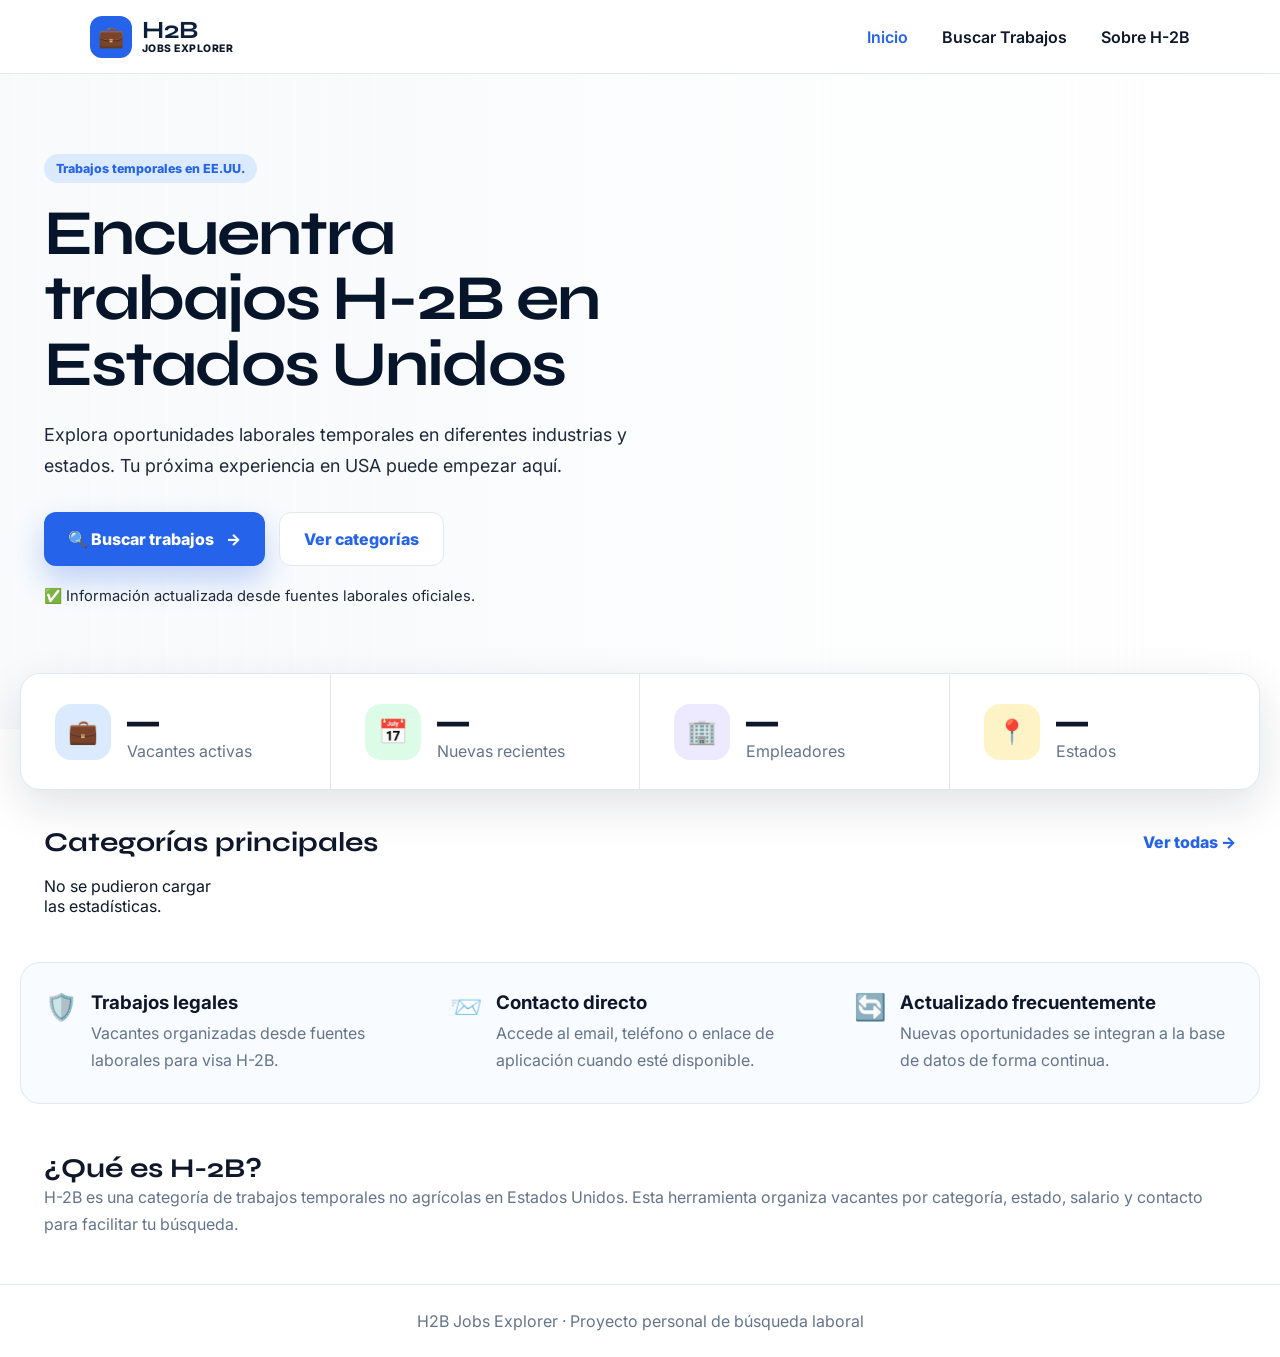
<file: index.html>
<!DOCTYPE html>
<html lang="es">
<head>
  <meta charset="UTF-8">
  <meta name="viewport" content="width=device-width, initial-scale=1.0">
  <meta name="theme-color" content="#0d1f3c">
  <title>H2B Jobs Explorer</title>
  <link rel="manifest" href="manifest.json">
  <link rel="preconnect" href="https://fonts.googleapis.com">
  <link rel="preconnect" href="https://fonts.gstatic.com" crossorigin>
  <link href="https://fonts.googleapis.com/css2?family=Inter:wght@400;500;600;700;800&family=Syne:wght@700;800&display=swap" rel="stylesheet">
  <link rel="stylesheet" href="css/home.css">
</head>
<body>

<header class="site-header">
  <a href="index.html" class="brand">
    <span class="brand-icon">💼</span>
    <span><strong>H2B</strong><small>Jobs Explorer</small></span>
  </a>
  <nav class="nav">
    <a class="active" href="index.html">Inicio</a>
    <a href="buscar.html">Buscar Trabajos</a>
    <a href="#sobre">Sobre H-2B</a>
  </nav>
</header>

<main>
  <section class="hero">
    <div class="hero-bg"></div>
    <div class="hero-content">
      <div class="hero-copy">
        <span class="eyebrow">Trabajos temporales en EE.UU.</span>
        <h1>Encuentra trabajos H-2B en Estados Unidos</h1>
        <p>Explora oportunidades laborales temporales en diferentes industrias y estados. Tu próxima experiencia en USA puede empezar aquí.</p>
        <div class="hero-actions">
          <a class="btn-primary" href="buscar.html">🔍 Buscar trabajos <span>→</span></a>
          <a class="btn-secondary" href="#categorias">Ver categorías</a>
        </div>
        <p class="trust-line">✅ Información actualizada desde fuentes laborales oficiales.</p>
      </div>
    </div>
  </section>

  <section class="stats-card">
    <div class="stat"><span class="stat-icon blue">💼</span><div><strong id="statActivas">—</strong><span>Vacantes activas</span></div></div>
    <div class="stat"><span class="stat-icon green">📅</span><div><strong id="statRecientes">—</strong><span>Nuevas recientes</span></div></div>
    <div class="stat"><span class="stat-icon purple">🏢</span><div><strong id="statEmpresas">—</strong><span>Empleadores</span></div></div>
    <div class="stat"><span class="stat-icon amber">📍</span><div><strong id="statEstados">—</strong><span>Estados</span></div></div>
  </section>

  <section class="section" id="categorias">
    <div class="section-head"><h2>Categorías principales</h2><a href="buscar.html">Ver todas →</a></div>
    <div class="category-grid" id="categoryGrid">
      <div class="skeleton"></div><div class="skeleton"></div><div class="skeleton"></div>
      <div class="skeleton"></div><div class="skeleton"></div><div class="skeleton"></div>
    </div>
  </section>

  <section class="benefits">
    <div class="benefit"><span>🛡️</span><div><h3>Trabajos legales</h3><p>Vacantes organizadas desde fuentes laborales para visa H-2B.</p></div></div>
    <div class="benefit"><span>📨</span><div><h3>Contacto directo</h3><p>Accede al email, teléfono o enlace de aplicación cuando esté disponible.</p></div></div>
    <div class="benefit"><span>🔄</span><div><h3>Actualizado frecuentemente</h3><p>Nuevas oportunidades se integran a la base de datos de forma continua.</p></div></div>
  </section>

  <section class="section info" id="sobre">
    <h2>¿Qué es H-2B?</h2>
    <p>H-2B es una categoría de trabajos temporales no agrícolas en Estados Unidos. Esta herramienta organiza vacantes por categoría, estado, salario y contacto para facilitar tu búsqueda.</p>
  </section>
</main>

<footer><p>H2B Jobs Explorer · Proyecto personal de búsqueda laboral</p></footer>

<script src="js/data.js"></script>
<script src="js/home.js"></script>
</body>
</html>
</file>
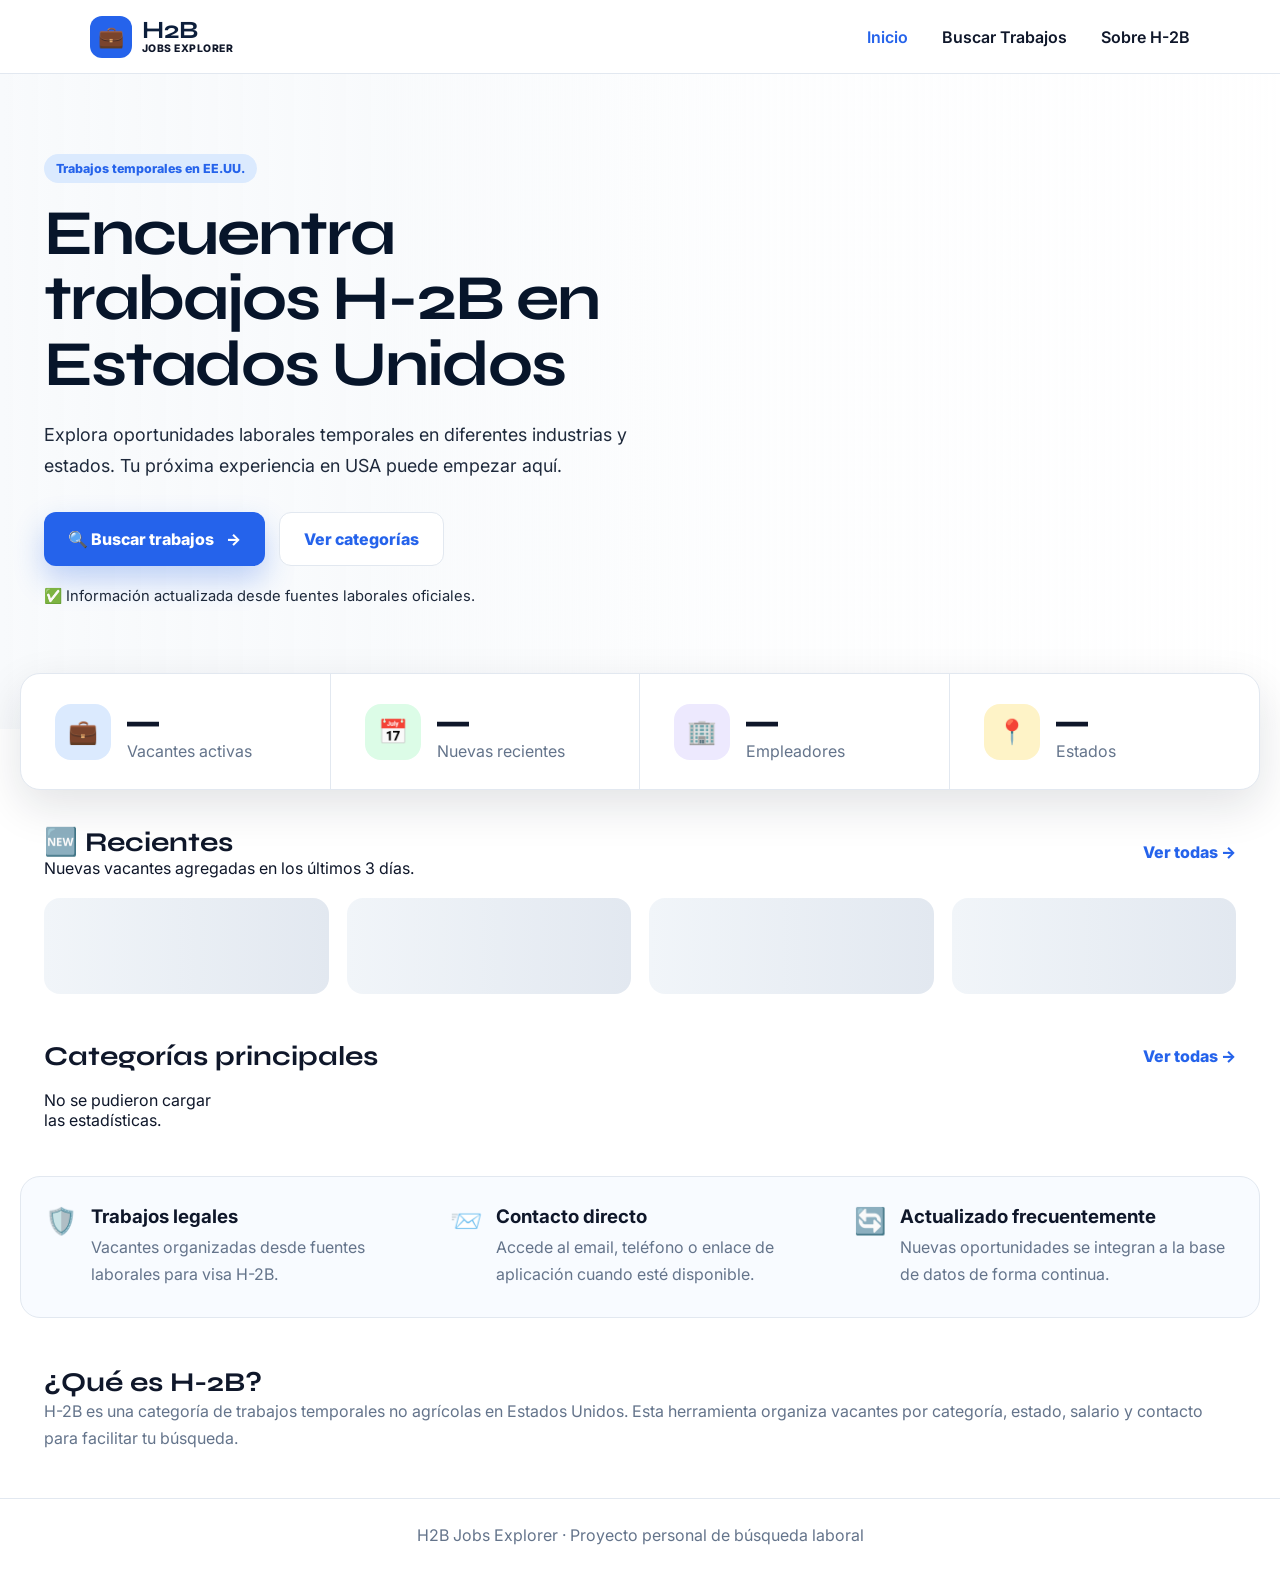
<file: Index.html>
<!DOCTYPE html>
<html lang="es">
<head>
  <meta charset="UTF-8">
  <meta name="viewport" content="width=device-width, initial-scale=1.0">
  <meta name="theme-color" content="#0d1f3c">
  <title>H2B Jobs Explorer</title>
  <link rel="manifest" href="manifest.json">
  <link rel="preconnect" href="https://fonts.googleapis.com">
  <link rel="preconnect" href="https://fonts.gstatic.com" crossorigin>
  <link href="https://fonts.googleapis.com/css2?family=Inter:wght@400;500;600;700;800&family=Syne:wght@700;800&display=swap" rel="stylesheet">
  <link rel="stylesheet" href="css/home.css">
</head>
<body>

<header class="site-header">
  <a href="index.html" class="brand">
    <span class="brand-icon">💼</span>
    <span><strong>H2B</strong><small>Jobs Explorer</small></span>
  </a>
  <nav class="nav">
    <a class="active" href="index.html">Inicio</a>
    <a href="buscar.html">Buscar Trabajos</a>
    <a href="#sobre">Sobre H-2B</a>
  </nav>
</header>

<main>
  <section class="hero">
    <div class="hero-bg"></div>
    <div class="hero-content">
      <div class="hero-copy">
        <span class="eyebrow">Trabajos temporales en EE.UU.</span>
        <h1>Encuentra trabajos H-2B en Estados Unidos</h1>
        <p>Explora oportunidades laborales temporales en diferentes industrias y estados. Tu próxima experiencia en USA puede empezar aquí.</p>
        <div class="hero-actions">
          <a class="btn-primary" href="buscar.html">🔍 Buscar trabajos <span>→</span></a>
          <a class="btn-secondary" href="#categorias">Ver categorías</a>
        </div>
        <p class="trust-line">✅ Información actualizada desde fuentes laborales oficiales.</p>
      </div>
    </div>
  </section>

  <section class="stats-card">
    <div class="stat"><span class="stat-icon blue">💼</span><div><strong id="statActivas">—</strong><span>Vacantes activas</span></div></div>
    <div class="stat"><span class="stat-icon green">📅</span><div><strong id="statRecientes">—</strong><span>Nuevas recientes</span></div></div>
    <div class="stat"><span class="stat-icon purple">🏢</span><div><strong id="statEmpresas">—</strong><span>Empleadores</span></div></div>
    <div class="stat"><span class="stat-icon amber">📍</span><div><strong id="statEstados">—</strong><span>Estados</span></div></div>
  </section>

  <section class="section">
    <div class="section-head">
        <div>
            <h2>🆕 Recientes</h2>
            <p>Nuevas vacantes agregadas en los últimos 3 días.</p>
        </div>

        <a href="buscar.html?recientes=true">
            Ver todas →
        </a>
    </div>

    <div id="recentJobs" class="recent-grid">
        <div class="skeleton"></div>
        <div class="skeleton"></div>
        <div class="skeleton"></div>
        <div class="skeleton"></div>
    </div>
</section>

  <section class="section" id="categorias">
    <div class="section-head"><h2>Categorías principales</h2><a href="buscar.html">Ver todas →</a></div>
    <div class="category-grid" id="categoryGrid">
      <div class="skeleton"></div><div class="skeleton"></div><div class="skeleton"></div>
      <div class="skeleton"></div><div class="skeleton"></div><div class="skeleton"></div>
    </div>
  </section>

  <section class="benefits">
    <div class="benefit"><span>🛡️</span><div><h3>Trabajos legales</h3><p>Vacantes organizadas desde fuentes laborales para visa H-2B.</p></div></div>
    <div class="benefit"><span>📨</span><div><h3>Contacto directo</h3><p>Accede al email, teléfono o enlace de aplicación cuando esté disponible.</p></div></div>
    <div class="benefit"><span>🔄</span><div><h3>Actualizado frecuentemente</h3><p>Nuevas oportunidades se integran a la base de datos de forma continua.</p></div></div>
  </section>

  <section class="section info" id="sobre">
    <h2>¿Qué es H-2B?</h2>
    <p>H-2B es una categoría de trabajos temporales no agrícolas en Estados Unidos. Esta herramienta organiza vacantes por categoría, estado, salario y contacto para facilitar tu búsqueda.</p>
  </section>
</main>

<footer><p>H2B Jobs Explorer · Proyecto personal de búsqueda laboral</p></footer>

<script src="js/data.js"></script>
<script src="js/home.js"></script>
</body>
</html>
</file>
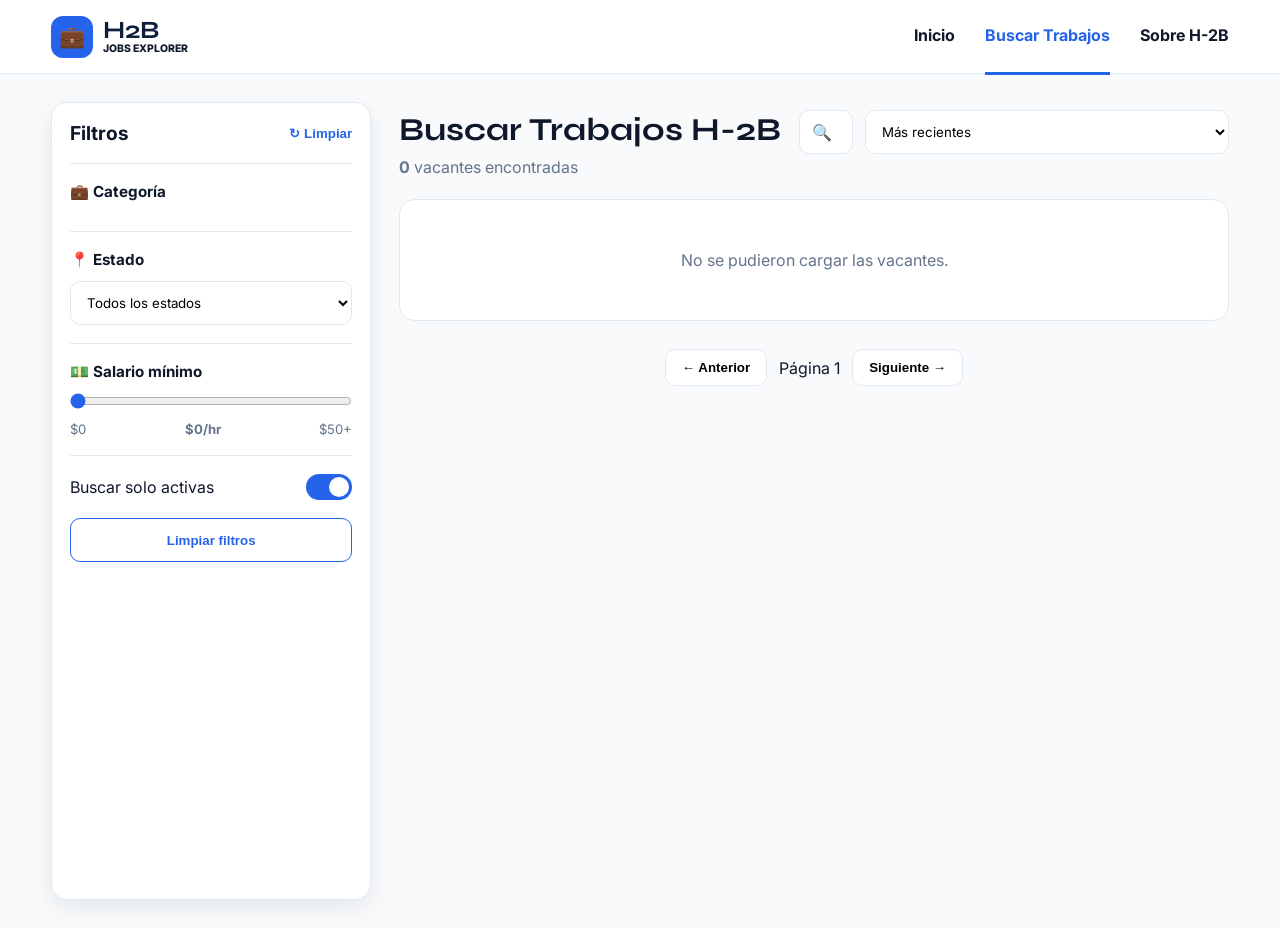
<file: buscar.html>
<!DOCTYPE html>
<html lang="es">
<head>
  <meta charset="UTF-8">
  <meta name="viewport" content="width=device-width, initial-scale=1.0">
  <meta name="theme-color" content="#0d1f3c">
  <title>Buscar Trabajos H2B</title>
  <link rel="manifest" href="manifest.json">
  <link rel="preconnect" href="https://fonts.googleapis.com">
  <link rel="preconnect" href="https://fonts.gstatic.com" crossorigin>
  <link href="https://fonts.googleapis.com/css2?family=Inter:wght@400;500;600;700;800&family=Syne:wght@700;800&display=swap" rel="stylesheet">
  <link rel="stylesheet" href="css/search.css">
</head>
<body>

<header class="site-header">
  <a href="index.html" class="brand"><span class="brand-icon">💼</span><span><strong>H2B</strong><small>Jobs Explorer</small></span></a>
  <nav class="nav">
    <a href="index.html">Inicio</a>
    <a class="active" href="buscar.html">Buscar Trabajos</a>
    <a href="index.html#sobre">Sobre H-2B</a>
  </nav>
  <button class="mobile-filter-btn" id="mobileFilterBtn">Filtros</button>
</header>

<main class="layout">
  <aside class="filters" id="filtersPanel">
    <div class="filters-head"><h2>Filtros</h2><button id="clearFiltersTop">↻ Limpiar</button></div>
    <section class="filter-box"><h3>💼 Categoría</h3><div id="categoryFilters" class="check-list"></div></section>
    <section class="filter-box"><h3>📍 Estado</h3><select id="stateFilter"><option value="">Todos los estados</option></select></section>
    <section class="filter-box"><h3>💵 Salario mínimo</h3><input type="range" id="salaryFilter" min="0" max="50" value="0" step="1"><div class="range-row"><span>$0</span><strong id="salaryLabel">$0/hr</strong><span>$50+</span></div></section>
    <section class="filter-box switch-row"><span>Buscar solo activas</span><label class="switch"><input type="checkbox" id="activeOnly" checked><span></span></label></section>
    <button class="clear-btn" id="clearFilters">Limpiar filtros</button>
  </aside>

  <section class="results">
    <div class="results-head">
      <div><h1>Buscar Trabajos H-2B</h1><p><strong id="resultCount">0</strong> vacantes encontradas</p></div>
      <div class="search-actions">
        <div class="search-input"><span>🔍</span><input type="search" id="searchInput" placeholder="Buscar por posición, empresa, ciudad o keyword..."></div>
        <select id="sortFilter"><option value="recent">Más recientes</option><option value="salary_desc">Mayor salario</option><option value="salary_asc">Menor salario</option><option value="start_asc">Fecha inicio cercana</option></select>
      </div>
    </div>
    <div id="jobList" class="job-list"><div class="loading">Cargando vacantes...</div></div>
    <div class="pagination"><button id="prevPage">← Anterior</button><span id="pageInfo">Página 1</span><button id="nextPage">Siguiente →</button></div>
  </section>
</main>
<div class="overlay" id="overlay"></div>
<script src="js/data.js"></script>
<script src="js/search.js"></script>
</body>
</html>
</file>
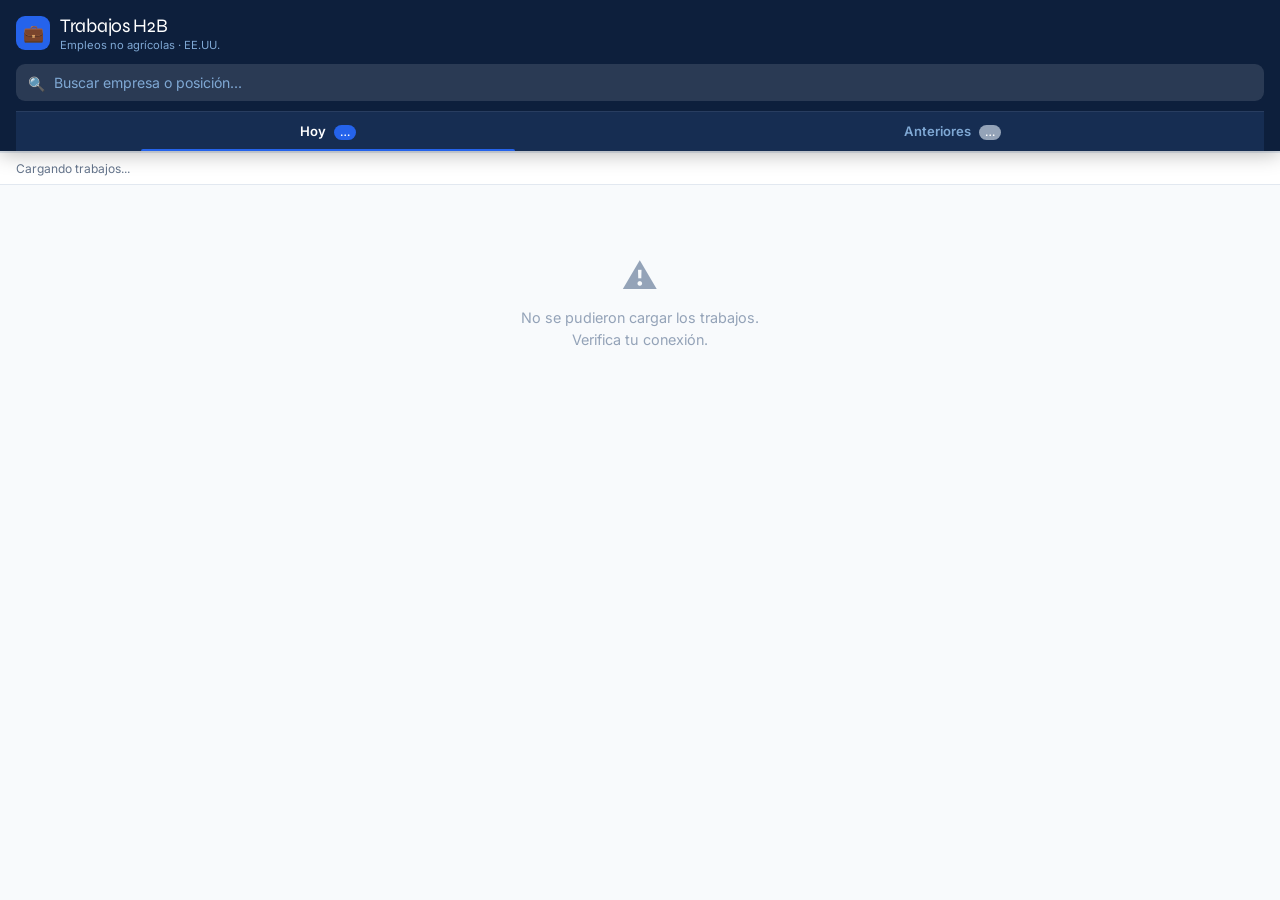
<file: index_Old.html>
<!DOCTYPE html>
<html lang="es">
<head>
<meta charset="UTF-8">
<meta name="viewport" content="width=device-width, initial-scale=1.0">
<meta name="theme-color" content="#0d1f3c">
<title>Trabajos H2B</title>
<link rel="manifest" href="manifest.json">
<link href="https://fonts.googleapis.com/css2?family=Inter:wght@400;500;600&family=Syne:wght@700;800&display=swap" rel="stylesheet">
<style>
*,*::before,*::after{box-sizing:border-box;margin:0;padding:0}
:root{
  --navy:#0d1f3c;--navy2:#162d52;--blue:#2563eb;--blue-light:#dbeafe;
  --green:#059669;--green-light:#d1fae5;--amber:#d97706;--amber-light:#fef3c7;
  --gray1:#f8fafc;--gray2:#e2e8f0;--gray3:#94a3b8;--gray4:#64748b;
  --dark:#0f172a;--white:#fff;--radius:12px;
  --shadow:0 1px 8px rgba(15,23,42,.08),0 4px 16px rgba(15,23,42,.06);
}
body{font-family:'Inter',sans-serif;background:var(--gray1);color:var(--dark);min-height:100vh;-webkit-font-smoothing:antialiased}

/* HEADER */
header{background:var(--navy);position:sticky;top:0;z-index:100;box-shadow:0 2px 20px rgba(0,0,0,.3)}
.header-inner{padding:14px 16px 0}
.header-top{display:flex;align-items:center;gap:10px;margin-bottom:12px}
.logo-mark{width:34px;height:34px;background:var(--blue);border-radius:9px;display:flex;align-items:center;justify-content:center;font-size:17px;flex-shrink:0}
.app-title{font-family:'Syne',sans-serif;font-size:1.2rem;color:var(--white);letter-spacing:-.3px}
.app-sub{font-size:.7rem;color:#7fa8d4;margin-top:1px}

/* SEARCH ROW */
.search-row{display:flex;align-items:center;gap:8px;margin-bottom:0}
.search-wrap{position:relative;flex:1}
.search-wrap input{width:100%;padding:10px 16px 10px 38px;border:none;background:rgba(255,255,255,.12);color:white;font-size:.88rem;outline:none;font-family:'Inter',sans-serif;border-radius:9px}
.search-wrap input::placeholder{color:#7fa8d4}
.search-wrap .si{position:absolute;left:12px;top:50%;transform:translateY(-50%);color:#7fa8d4;font-size:14px;pointer-events:none}
.btn-avanzada{flex-shrink:0;background:var(--blue);border:none;color:white;padding:9px 12px;border-radius:9px;font-size:.75rem;font-weight:600;cursor:pointer;font-family:'Inter',sans-serif;white-space:nowrap;display:none;align-items:center;gap:4px;transition:background .15s}
.btn-avanzada.visible{display:flex}
.btn-avanzada.active{background:#1d4ed8}

/* TABS */
.tabs{display:flex;background:var(--navy2);border-top:1px solid rgba(255,255,255,.08);margin-top:10px}
.tab{flex:1;padding:11px 8px;text-align:center;font-size:.82rem;font-weight:600;color:#7fa8d4;cursor:pointer;border:none;background:none;font-family:'Inter',sans-serif;transition:all .15s;position:relative}
.tab.active{color:var(--white)}
.tab.active::after{content:'';position:absolute;bottom:0;left:20%;right:20%;height:2px;background:var(--blue);border-radius:2px 2px 0 0}
.tab-count{display:inline-flex;align-items:center;justify-content:center;background:var(--blue);color:white;font-size:.65rem;font-weight:700;padding:1px 6px;border-radius:10px;margin-left:5px;min-width:18px}
.tab-count.empty{background:var(--gray3)}

/* FILTER PANEL */
.filter-panel{background:var(--white);border-bottom:2px solid var(--gray2);overflow:hidden;max-height:0;transition:max-height .35s ease}
.filter-panel.open{max-height:700px}
.filter-inner{padding:16px}
.filter-section{margin-bottom:18px}
.filter-section:last-child{margin-bottom:0}
.filter-label{font-size:.72rem;font-weight:700;color:var(--gray4);text-transform:uppercase;letter-spacing:.5px;margin-bottom:10px;display:flex;align-items:center;gap:6px}
.filter-label span{background:var(--blue-light);color:var(--blue);font-size:.65rem;padding:2px 7px;border-radius:10px;font-weight:600}

/* CHECKBOX GRID */
.check-grid{display:grid;grid-template-columns:repeat(3,1fr);gap:6px}
.check-item{display:flex;align-items:center;gap:6px;padding:6px 8px;border-radius:8px;border:1.5px solid var(--gray2);cursor:pointer;transition:all .15s;background:var(--white)}
.check-item:hover{border-color:var(--blue);background:#f0f7ff}
.check-item.active{background:var(--navy);border-color:var(--navy)}
.check-item input{display:none}
.check-box{width:14px;height:14px;border-radius:4px;border:1.5px solid var(--gray3);background:var(--white);flex-shrink:0;display:flex;align-items:center;justify-content:center;font-size:9px;transition:all .15s}
.check-item.active .check-box{background:var(--blue);border-color:var(--blue);color:white}
.check-name{font-size:.72rem;font-weight:500;color:var(--dark);line-height:1.2;overflow:hidden;text-overflow:ellipsis;white-space:nowrap}
.check-item.active .check-name{color:white}

/* SLIDER */
.slider-wrap{padding:0 2px}
.slider-val{display:flex;justify-content:space-between;font-size:.8rem;color:var(--gray4);margin-bottom:8px}
.slider-val strong{color:var(--blue);font-weight:700;font-size:.9rem}
input[type=range]{width:100%;accent-color:var(--blue);height:5px;cursor:pointer}

/* FILTER ACTIONS */
.filter-actions{display:flex;gap:8px;margin-top:18px;padding-top:14px;border-top:1px solid var(--gray2)}
.btn-apply{flex:1;padding:11px;background:var(--blue);color:white;border:none;border-radius:9px;font-weight:700;font-size:.88rem;cursor:pointer;font-family:'Inter',sans-serif}
.btn-clear{padding:11px 16px;background:var(--gray1);color:var(--gray4);border:1.5px solid var(--gray2);border-radius:9px;font-weight:500;font-size:.88rem;cursor:pointer;font-family:'Inter',sans-serif}
.active-filters-bar{padding:6px 16px;background:#eff6ff;border-bottom:1px solid #bfdbfe;font-size:.75rem;color:var(--blue);display:none;align-items:center;gap:6px;flex-wrap:wrap}
.active-filters-bar.visible{display:flex}
.af-tag{background:var(--blue);color:white;padding:2px 8px;border-radius:10px;font-size:.7rem;font-weight:600}
.af-clear{margin-left:auto;color:var(--blue);font-weight:600;cursor:pointer;font-size:.75rem}

/* STATS */
.stats-bar{padding:8px 16px;font-size:.75rem;color:var(--gray4);background:var(--white);border-bottom:1px solid var(--gray2)}
.stats-bar strong{color:var(--blue)}

/* LIST */
.list{padding:10px 12px 100px;display:flex;flex-direction:column;gap:8px}

/* CARD */
.card{background:var(--white);border-radius:var(--radius);border:1px solid var(--gray2);box-shadow:var(--shadow);overflow:hidden}
.card-header{padding:14px 14px 12px;cursor:pointer;user-select:none}
.card-header:active{background:var(--gray1)}
.card-row1{display:flex;align-items:flex-start;gap:10px;margin-bottom:9px}
.card-icon{width:38px;height:38px;border-radius:9px;background:var(--blue-light);display:flex;align-items:center;justify-content:center;font-size:17px;flex-shrink:0}
.card-titles{flex:1;min-width:0}
.card-empresa{font-weight:600;font-size:.9rem;color:var(--navy);white-space:nowrap;overflow:hidden;text-overflow:ellipsis}
.card-posicion{font-size:.78rem;color:var(--gray4);margin-top:2px;white-space:nowrap;overflow:hidden;text-overflow:ellipsis}
.card-chevron{color:var(--gray3);font-size:13px;transition:transform .2s;flex-shrink:0;margin-top:3px}
.card.expanded .card-chevron{transform:rotate(180deg)}
.card-tags{display:flex;gap:5px;flex-wrap:wrap;align-items:center}
.tag{display:inline-flex;align-items:center;gap:3px;font-size:.71rem;padding:3px 8px;border-radius:20px;font-weight:500}
.tag-state{background:#eff6ff;color:#1d4ed8}
.tag-wage{background:var(--green-light);color:var(--green)}
.tag-date{background:var(--amber-light);color:var(--amber)}
.contact-dots{display:flex;gap:4px;flex-shrink:0}
.dot{width:20px;height:20px;border-radius:50%;display:flex;align-items:center;justify-content:center;font-size:10px}
.dot-email{background:#dbeafe}
.dot-phone{background:#d1fae5}
.dot-web{background:#fef3c7}

/* CARD BODY */
.card-body{border-top:1px solid var(--gray2);padding:14px;display:none;animation:fadeIn .2s ease}
.card.expanded .card-body{display:block}
@keyframes fadeIn{from{opacity:0;transform:translateY(-4px)}to{opacity:1;transform:translateY(0)}}
.detail-row{display:flex;align-items:flex-start;gap:10px;padding:9px 0;border-bottom:1px solid var(--gray2)}
.detail-row:last-of-type{border-bottom:none}
.detail-icon{width:30px;height:30px;border-radius:8px;background:var(--gray1);display:flex;align-items:center;justify-content:center;font-size:14px;flex-shrink:0}
.detail-label{font-size:.68rem;color:var(--gray3);font-weight:600;text-transform:uppercase;letter-spacing:.4px}
.detail-value{font-size:.85rem;color:var(--dark);font-weight:500;margin-top:1px;word-break:break-word}
.detail-actions{display:flex;gap:8px;margin-top:14px;flex-wrap:wrap}
.btn-action{display:inline-flex;align-items:center;gap:6px;padding:10px 16px;border-radius:9px;font-size:.83rem;font-weight:600;cursor:pointer;border:none;font-family:'Inter',sans-serif;text-decoration:none;transition:opacity .15s}
.btn-action:active{opacity:.8}
.btn-email{background:var(--blue);color:white}
.btn-web{background:var(--navy);color:white}
.btn-copy{background:var(--gray1);color:var(--gray4);border:1px solid var(--gray2)}
.desc-text{font-size:.8rem;color:var(--gray4);line-height:1.55;margin-top:4px}
.desc-toggle{font-size:.75rem;color:var(--blue);cursor:pointer;font-weight:600;margin-top:4px;display:inline-block}

/* PAGINATION */
.pagination{display:flex;align-items:center;justify-content:center;gap:10px;padding:14px 16px;background:var(--white);border-top:1px solid var(--gray2);position:fixed;bottom:0;left:0;right:0;box-shadow:0 -2px 12px rgba(0,0,0,.08)}
.btn-page{padding:8px 16px;border-radius:8px;border:1.5px solid var(--gray2);background:var(--white);font-size:.82rem;font-weight:600;cursor:pointer;color:var(--dark);font-family:'Inter',sans-serif}
.btn-page:disabled{opacity:.35;cursor:default}
.page-info{font-size:.8rem;color:var(--gray4);font-weight:500}

/* MISC */
.center-msg{text-align:center;padding:60px 20px;color:var(--gray3)}
.center-msg .big{font-size:2.2rem;margin-bottom:10px}
.center-msg p{font-size:.9rem;line-height:1.5}
.spinner{width:32px;height:32px;border:3px solid var(--gray2);border-top-color:var(--blue);border-radius:50%;animation:spin .7s linear infinite;margin:0 auto 14px}
@keyframes spin{to{transform:rotate(360deg)}}
.today-empty{background:var(--amber-light);border:1px solid #fcd34d;border-radius:var(--radius);padding:16px;margin:12px;color:var(--amber);font-size:.85rem;line-height:1.6;text-align:center}
.toast{position:fixed;bottom:80px;left:50%;transform:translateX(-50%) translateY(20px);background:var(--dark);color:white;padding:8px 18px;border-radius:20px;font-size:.8rem;font-weight:500;opacity:0;transition:all .25s;pointer-events:none;z-index:300}
.toast.show{opacity:1;transform:translateX(-50%) translateY(0)}

/* FULLSCREEN SEARCH MODAL */
.search-modal{position:fixed;inset:0;background:#fff;z-index:9999;display:flex;flex-direction:column;opacity:0;visibility:hidden;transform:translateY(20px);transition:.25s}
.search-modal.open{opacity:1;visibility:visible;transform:translateY(0)}
.search-modal-header{display:flex;align-items:center;gap:10px;padding:14px 16px;border-bottom:1px solid #ddd;background:#fff}
.search-back{width:42px;height:42px;border:none;border-radius:10px;cursor:pointer}
.search-modal-input-wrap{flex:1;position:relative}
.search-modal-icon{position:absolute;left:12px;top:50%;transform:translateY(-50%)}
.search-modal-input-wrap input{width:100%;height:42px;padding-left:36px;border:1px solid #ddd;border-radius:10px}
.search-modal-body{flex:1;overflow-y:auto;padding:16px}
.search-result-count{font-weight:700;margin-bottom:12px}
.search-advanced-btn{width:100%;padding:12px;border:none;border-radius:10px;cursor:pointer}
.search-states-grid{display:grid;grid-template-columns:repeat(2,1fr);gap:8px;max-height:220px;overflow-y:auto}
.search-category-grid{display:grid;gap:8px}

</style>
</head>
<body>

<!-- SEARCH MODAL -->
<div id="searchModal" class="search-modal">
<div class="search-modal-header">
<button class="search-back" onclick="cerrarBusqueda()">←</button>
<div class="search-modal-input-wrap">
<span class="search-modal-icon">🔍</span>
<input type="search" id="searchModalInput" placeholder="Buscar empleos..." autocomplete="off">
</div></div>
<div class="search-modal-body">
<div class="search-result-count" id="searchResultCount">0 resultados</div>
<button class="search-advanced-btn" id="searchAdvancedBtn">⚙️ Búsqueda avanzada</button>
<div class="search-filters">
<div class="filter-section"><div class="filter-title">📍 Estado</div><div class="search-states-grid" id="gridEstados"></div></div>
<div class="filter-section"><div class="filter-title">💼 Categoría</div><div id="gridCategorias" class="search-category-grid"></div></div>
</div></div></div>


<header>
  <div class="header-inner">
    <div class="header-top">
      <div class="logo-mark">💼</div>
      <div>
        <div class="app-title">Trabajos H2B</div>
        <div class="app-sub">Empleos no agrícolas · EE.UU.</div>
      </div>
    </div>
    <div class="search-row">
      <div class="search-wrap">
        <span class="si">🔍</span>
        <input type="search" id="searchInput" placeholder="Buscar empresa o posición...">
      </div>
      <button class="btn-avanzada" id="btnAvanzada" onclick="toggleFilter()">⚙️ Búsqueda avanzada</button>
    </div>
    <div class="tabs">
      <button class="tab active" id="tabHoy" onclick="cambiarTab('hoy')">
        Hoy <span class="tab-count" id="countHoy">…</span>
      </button>
      <button class="tab" id="tabAnt" onclick="cambiarTab('anteriores')">
        Anteriores <span class="tab-count empty" id="countAnt">…</span>
      </button>
    </div>
  </div>
</header>

<!-- FILTER PANEL -->
<div class="filter-panel" id="filterPanel">
  <div class="filter-inner">
    <div class="filter-section">
      <div class="filter-label">📍 Estado <span id="countEstados"></span></div>
      <div class="check-grid" id="gridEstados"></div>
    </div>
    <div class="filter-section">
      <div class="filter-label">💼 Tipo de trabajo <span id="countTipos"></span></div>
      <div class="check-grid" id="gridTipos"></div>
    </div>
    <div class="filter-section">
      <div class="filter-label">💵 Salario mínimo por hora</div>
      <div class="slider-wrap">
        <div class="slider-val"><span>$0/hr</span><strong id="sliderVal">$0/hr</strong><span>$50/hr</span></div>
        <input type="range" id="salarioSlider" min="0" max="50" value="0" step="1">
      </div>
    </div>
    <div class="filter-actions">
      <button class="btn-clear" onclick="limpiarFiltros()">Limpiar todo</button>
      <button class="btn-apply" onclick="aplicarFiltros()">Ver resultados</button>
    </div>
  </div>
</div>

<!-- ACTIVE FILTERS BAR -->
<div class="active-filters-bar" id="activeFiltersBar">
  <span>Filtros:</span>
  <span id="afTags"></span>
  <span class="af-clear" onclick="limpiarFiltros()">✕ Limpiar</span>
</div>

<div class="stats-bar" id="statsBar">Cargando trabajos...</div>

<div class="list" id="listaTrabajos">
  <div class="center-msg"><div class="spinner"></div><p>Cargando trabajos del DOL...</p></div>
</div>

<div class="pagination" id="pagination" style="display:none">
  <button class="btn-page" id="btnPrev" onclick="cambiarPagina(-1)">← Anterior</button>
  <span class="page-info" id="pageInfo"></span>
  <button class="btn-page" id="btnNext" onclick="cambiarPagina(1)">Siguiente →</button>
</div>

<div class="toast" id="toast">✅ Email copiado</div>

<script>
const CSV_URL = "https://docs.google.com/spreadsheets/d/e/2PACX-1vQ9Fnx0TZ_xO5Spt__ysZBmxb3HUIJSaC-pLm0ZbaevdkyESsnlVOUYNwSkzO4Rj4vyIYNVawFfk0ZN/pub?gid=1165441440&single=true&output=csv";
const PER_PAGE = 30;

const ESTADOS = {
  AL:"Alabama",AK:"Alaska",AZ:"Arizona",AR:"Arkansas",CA:"California",
  CO:"Colorado",CT:"Connecticut",DE:"Delaware",FL:"Florida",GA:"Georgia",
  HI:"Hawaii",ID:"Idaho",IL:"Illinois",IN:"Indiana",IA:"Iowa",KS:"Kansas",
  KY:"Kentucky",LA:"Louisiana",ME:"Maine",MD:"Maryland",MA:"Massachusetts",
  MI:"Michigan",MN:"Minnesota",MS:"Mississippi",MO:"Missouri",MT:"Montana",
  NE:"Nebraska",NV:"Nevada",NH:"New Hampshire",NJ:"New Jersey",NM:"New Mexico",
  NY:"New York",NC:"North Carolina",ND:"North Dakota",OH:"Ohio",OK:"Oklahoma",
  OR:"Oregon",PA:"Pennsylvania",RI:"Rhode Island",SC:"South Carolina",
  SD:"South Dakota",TN:"Tennessee",TX:"Texas",UT:"Utah",VT:"Vermont",
  VA:"Virginia",WA:"Washington",WV:"West Virginia",WI:"Wisconsin",WY:"Wyoming"
};

const ICONOS = {
  "food":"🍔","cook":"👨‍🍳","kitchen":"🍳","house":"🏠","clean":"🧹","maid":"🧹",
  "land":"🌿","garden":"🌱","forest":"🌲","tree":"🌳","fish":"🐟","seafood":"🐠",
  "crab":"🦀","shrimp":"🦐","horse":"🐴","carnival":"🎡","amusement":"🎠",
  "resort":"🏖️","hotel":"🏨","ski":"⛷️","golf":"⛳","sugar":"🌾",
  "harvest":"🌾","camp":"⛺","recreation":"🏕️","default":"💼"
};

function getIcono(pos){
  const p=pos.toLowerCase();
  for(const[k,v] of Object.entries(ICONOS)) if(p.includes(k)) return v;
  return ICONOS.default;
}

const hoyStr = new Date().toISOString().slice(0,10);

let todos=[], filtrados=[], tabActiva="hoy";
let paginaActual=1, totalPaginas=1;
let filtrosEstado=new Set(), filtrosTipo=new Set(), filtroSalario=0;
let expandedId=null;

// CSV PARSER
function parseCSV(text){
  const lines=text.trim().split("\n");
  const headers=lines[0].split(",").map(h=>h.replace(/"/g,"").trim());
  return lines.slice(1).map(line=>{
    const vals=[]; let cur="",inQ=false;
    for(const ch of line){
      if(ch==='"'){inQ=!inQ;}
      else if(ch===','&&!inQ){vals.push(cur.trim());cur="";}
      else{cur+=ch;}
    }
    vals.push(cur.trim());
    const obj={};
    headers.forEach((h,i)=>obj[h]=(vals[i]||"").replace(/^"|"$/g,""));
    return obj;
  }).filter(r=>r["Empresa"]&&r["Empresa"].length>0);
}

async function cargarDatos(){
  try{
    const res=await fetch(CSV_URL+"&t="+Date.now());
    const text=await res.text();
    todos=parseCSV(text);
    construirFiltros();
    aplicarFiltros();
  }catch(e){
    document.getElementById("listaTrabajos").innerHTML=`<div class="center-msg"><div class="big">⚠️</div><p>No se pudieron cargar los trabajos.<br>Verifica tu conexión.</p></div>`;
  }
}

// BUILD FILTER CHECKBOXES
function construirFiltros(){
  const estados=[...new Set(todos.map(j=>j["Estado"]).filter(Boolean))].sort();
  document.getElementById("gridEstados").innerHTML=estados.map(e=>`
    <div class="check-item" id="ce-${e}" onclick="toggleCheck('estado','${e}')">
      <div class="check-box" id="cb-e-${e}"></div>
      <span class="check-name">${ESTADOS[e]||e}</span>
    </div>`).join("");

  const tipos=[...new Set(todos.map(j=>{
    const words=j["Posición"].trim().split(/\s+/);
    return words.slice(0,2).join(" ");
  }).filter(Boolean))].sort().slice(0,30);
  document.getElementById("gridTipos").innerHTML=tipos.map(t=>`
    <div class="check-item" id="ct-${t.replace(/\s+/g,'-')}" onclick="toggleCheck('tipo','${t}')">
      <div class="check-box" id="cb-t-${t.replace(/\s+/g,'-')}"></div>
      <span class="check-name">${t}</span>
    </div>`).join("");
}

function toggleCheck(tipo, val){
  const set=tipo==='estado'?filtrosEstado:filtrosTipo;
  const prefix=tipo==='estado'?'ce-':'ct-';
  const cbPrefix=tipo==='estado'?'cb-e-':'cb-t-';
  const key=val.replace(/\s+/g,'-');

  if(set.has(val)){
    set.delete(val);
    document.getElementById(prefix+key)?.classList.remove('active');
    document.getElementById(cbPrefix+key).textContent='';
  } else {
    set.add(val);
    document.getElementById(prefix+key)?.classList.add('active');
    document.getElementById(cbPrefix+key).textContent='✓';
  }
  // Update count badge
  if(tipo==='estado') document.getElementById("countEstados").textContent=filtrosEstado.size>0?filtrosEstado.size+" sel.":"";
  else document.getElementById("countTipos").textContent=filtrosTipo.size>0?filtrosTipo.size+" sel.":"";
}

function limpiarFiltros(){
  filtrosEstado.clear(); filtrosTipo.clear(); filtroSalario=0;
  document.querySelectorAll(".check-item").forEach(c=>c.classList.remove("active"));
  document.querySelectorAll(".check-box").forEach(c=>c.textContent="");
  document.getElementById("salarioSlider").value=0;
  document.getElementById("sliderVal").textContent="$0/hr";
  document.getElementById("countEstados").textContent="";
  document.getElementById("countTipos").textContent="";
  aplicarFiltros();
  if(document.getElementById("filterPanel").classList.contains("open")) toggleFilter();
}

function toggleFilter(){
  const panel=document.getElementById("filterPanel");
  const btn=document.getElementById("btnAvanzada");
  panel.classList.toggle("open");
  btn.classList.toggle("active");
}

// SHOW/HIDE advanced button when typing
document.addEventListener("DOMContentLoaded",()=>{
  document.getElementById("searchInput").addEventListener("input",function(){
    const btn=document.getElementById("btnAvanzada");
    if(this.value.length>0) btn.classList.add("visible");
    else btn.classList.remove("visible");
    aplicarFiltros();
  });
  document.getElementById("salarioSlider").addEventListener("input",function(){
    filtroSalario=+this.value;
    document.getElementById("sliderVal").textContent="$"+this.value+"/hr";
  });
});

function updateActiveFiltersBar(){
  const tags=[];
  filtrosEstado.forEach(e=>tags.push(ESTADOS[e]||e));
  filtrosTipo.forEach(t=>tags.push(t));
  if(filtroSalario>0) tags.push("Mín. $"+filtroSalario+"/hr");
  const bar=document.getElementById("activeFiltersBar");
  const tagsEl=document.getElementById("afTags");
  if(tags.length>0){
    tagsEl.innerHTML=tags.map(t=>`<span class="af-tag">${t}</span>`).join("");
    bar.classList.add("visible");
  } else {
    bar.classList.remove("visible");
  }
}

function aplicarFiltros(){
  const q=document.getElementById("searchInput").value.toLowerCase();
  const hoyFiltrados=[], antFiltrados=[];

  todos.forEach(j=>{
    const matchEstado=filtrosEstado.size===0||filtrosEstado.has(j["Estado"]);
    const matchTipo=filtrosTipo.size===0||[...filtrosTipo].some(t=>j["Posición"].includes(t));
    const salNum=parseFloat((j["Salario Desde"]||"").replace(/[^0-9.]/g,""))||0;
    const matchSalario=salNum>=filtroSalario;
    const matchQ=!q||j["Empresa"].toLowerCase().includes(q)||j["Posición"].toLowerCase().includes(q);
    if(!matchEstado||!matchTipo||!matchSalario||!matchQ) return;

    const ultima=j["Última Actualización"]||"";
    if(ultima.startsWith(hoyStr)) hoyFiltrados.push(j);
    else antFiltrados.push(j);
  });

  document.getElementById("countHoy").textContent=hoyFiltrados.length;
  document.getElementById("countAnt").textContent=antFiltrados.length;
  document.getElementById("countHoy").className="tab-count"+(hoyFiltrados.length===0?" empty":"");

  filtrados=tabActiva==="hoy"?hoyFiltrados:antFiltrados;
  paginaActual=1;
  totalPaginas=Math.ceil(filtrados.length/PER_PAGE)||1;
  updateActiveFiltersBar();
  renderLista();
  if(document.getElementById("filterPanel").classList.contains("open")) toggleFilter();
}

function cambiarTab(tab){
  tabActiva=tab;
  document.getElementById("tabHoy").classList.toggle("active",tab==="hoy");
  document.getElementById("tabAnt").classList.toggle("active",tab==="anteriores");
  aplicarFiltros();
}

function renderLista(){
  const lista=document.getElementById("listaTrabajos");
  const stats=document.getElementById("statsBar");
  const pag=document.getElementById("pagination");

  if(tabActiva==="hoy"&&filtrados.length===0){
    lista.innerHTML=`<div class="today-empty">📭 No hay nuevas publicaciones hoy.<br>Revisa las publicaciones anteriores.</div>`;
    pag.style.display="none";
    stats.innerHTML="Sin publicaciones nuevas hoy";
    return;
  }
  if(filtrados.length===0){
    lista.innerHTML=`<div class="center-msg"><div class="big">🔍</div><p>No se encontraron trabajos<br>con esos criterios.</p></div>`;
    pag.style.display="none";
    stats.innerHTML="Sin resultados";
    return;
  }

  const inicio=(paginaActual-1)*PER_PAGE;
  const pagina=filtrados.slice(inicio,inicio+PER_PAGE);
  stats.innerHTML=`Mostrando <strong>${inicio+1}–${Math.min(inicio+PER_PAGE,filtrados.length)}</strong> de <strong>${filtrados.length}</strong> trabajos`;

  lista.innerHTML=pagina.map((j,i)=>{
    const idx=inicio+i;
    const icono=getIcono(j["Posición"]);
    const estado=ESTADOS[j["Estado"]]||j["Estado"]||"";
    const salDesde=j["Salario Desde"]||"";
    const salHasta=j["Salario Hasta"]||"";
    const sal=salDesde&&salHasta?`${salDesde} – ${salHasta}`:salDesde||salHasta;
    const hasEmail=!!j["Email"];
    const hasPhone=!!j["Teléfono"];
    const hasWeb=!!(j["Sitio Web"]||j["URL Aplicación"]);
    const isExp=expandedId===idx;
    const desc=j["Descripción ES"]||j["Descripción"]||"";
    const descCorta=desc.length>180?desc.slice(0,180)+"…":desc;

    return `
    <div class="card${isExp?" expanded":""}" id="card-${idx}">
      <div class="card-header" onclick="toggleCard(${idx})">
        <div class="card-row1">
          <div class="card-icon">${icono}</div>
          <div class="card-titles">
            <div class="card-empresa">${j["Empresa"]}</div>
            <div class="card-posicion">${j["Posición"]}</div>
          </div>
          <div style="display:flex;flex-direction:column;align-items:flex-end;gap:6px">
            <div class="contact-dots">
              ${hasEmail?'<div class="dot dot-email">📧</div>':""}
              ${hasPhone?'<div class="dot dot-phone">📞</div>':""}
              ${hasWeb?'<div class="dot dot-web">🌐</div>':""}
            </div>
            <div class="card-chevron">▼</div>
          </div>
        </div>
        <div class="card-tags">
          ${estado?`<span class="tag tag-state">📍 ${j["Ciudad"]?j["Ciudad"]+", ":""}${estado}</span>`:""}
          ${sal?`<span class="tag tag-wage">💵 ${sal}</span>`:""}
          ${j["Fecha Inicio"]?`<span class="tag tag-date">📅 ${j["Fecha Inicio"]}</span>`:""}
        </div>
      </div>
      <div class="card-body">
        ${j["Fecha Fin"]?`<div class="detail-row"><div class="detail-icon">📅</div><div><div class="detail-label">Período</div><div class="detail-value">${j["Fecha Inicio"]} → ${j["Fecha Fin"]}</div></div></div>`:""}
        ${hasPhone?`<div class="detail-row"><div class="detail-icon">📞</div><div><div class="detail-label">Teléfono</div><div class="detail-value">${j["Teléfono"]}</div></div></div>`:""}
        ${hasEmail?`<div class="detail-row"><div class="detail-icon">✉️</div><div><div class="detail-label">Email</div><div class="detail-value">${j["Email"]}</div></div></div>`:""}
        ${desc?`<div class="detail-row"><div class="detail-icon">📋</div><div><div class="detail-label">Descripción</div><div class="desc-text" id="desc-${idx}">${descCorta}</div>${desc.length>180?`<span class="desc-toggle" onclick="toggleDesc(${idx},\`${desc.replace(/`/g,"'")}\`,\`${descCorta.replace(/`/g,"'")}\`)">Ver más</span>`:""}</div></div>`:""}
        <div class="detail-actions">
          ${hasEmail?`<a class="btn-action btn-email" href="mailto:${j["Email"]}?subject=Application for ${encodeURIComponent(j["Posición"])}">✉️ Aplicar por email</a>`:""}
          ${hasEmail?`<button class="btn-action btn-copy" onclick="copiarEmail('${j["Email"]}')">📋 Copiar email</button>`:""}
          ${hasWeb?`<a class="btn-action btn-web" href="${j["URL Aplicación"]||j["Sitio Web"]}" target="_blank">🌐 Aplicar en línea</a>`:""}
        </div>
      </div>
    </div>`;
  }).join("");

  if(totalPaginas>1){
    pag.style.display="flex";
    document.getElementById("pageInfo").textContent=`Página ${paginaActual} de ${totalPaginas}`;
    document.getElementById("btnPrev").disabled=paginaActual===1;
    document.getElementById("btnNext").disabled=paginaActual===totalPaginas;
  } else {
    pag.style.display="none";
  }
}

function toggleCard(idx){
  expandedId=expandedId===idx?null:idx;
  renderLista();
  if(expandedId!==null){
    setTimeout(()=>document.getElementById("card-"+idx)?.scrollIntoView({behavior:"smooth",block:"nearest"}),100);
  }
}

function toggleDesc(idx,full,short){
  const el=document.getElementById("desc-"+idx);
  const toggle=el.nextElementSibling;
  if(toggle.textContent==="Ver más"){el.textContent=full;toggle.textContent="Ver menos";}
  else{el.textContent=short;toggle.textContent="Ver más";}
}

function cambiarPagina(dir){
  paginaActual=Math.max(1,Math.min(totalPaginas,paginaActual+dir));
  expandedId=null;
  renderLista();
  window.scrollTo({top:0,behavior:"smooth"});
}

function copiarEmail(email){
  navigator.clipboard.writeText(email).then(()=>{
    const t=document.getElementById("toast");
    t.classList.add("show");
    setTimeout(()=>t.classList.remove("show"),2000);
  });
}

cargarDatos();

function abrirBusqueda(){document.getElementById('searchModal').classList.add('open');setTimeout(()=>{document.getElementById('searchModalInput').focus();},100);}
function cerrarBusqueda(){document.getElementById('searchModal').classList.remove('open');}

</script>
</body>
</html>
</file>
<file: css/home.css>
*{box-sizing:border-box;margin:0;padding:0}
:root{--navy:#0d1f3c;--blue:#2563eb;--blue2:#1d4ed8;--gray:#64748b;--light:#f8fafc;--border:#e2e8f0;--dark:#0f172a;--white:#fff;--green:#059669;--amber:#d97706;--shadow:0 16px 45px rgba(15,23,42,.12)}
body{font-family:Inter,sans-serif;background:var(--white);color:var(--dark)}
.site-header{height:74px;display:flex;align-items:center;justify-content:space-between;padding:0 7%;border-bottom:1px solid var(--border);background:rgba(255,255,255,.94);backdrop-filter:blur(12px);position:sticky;top:0;z-index:10}
.brand{display:flex;align-items:center;gap:10px;text-decoration:none;color:var(--dark)}
.brand-icon{width:42px;height:42px;background:var(--blue);border-radius:12px;display:grid;place-items:center;font-size:21px}
.brand strong{font-family:Syne,sans-serif;font-size:1.55rem;line-height:1;color:var(--navy)}
.brand small{text-transform:uppercase;font-weight:800;font-size:.65rem;display:block;letter-spacing:.5px}
.nav{display:flex;gap:34px}.nav a{text-decoration:none;color:var(--dark);font-weight:600}.nav a.active,.nav a:hover{color:var(--blue)}
.hero{position:relative;min-height:520px;overflow:hidden}
.hero-bg{position:absolute;inset:0;background:linear-gradient(90deg,rgba(248,250,252,.98) 0%,rgba(248,250,252,.92) 30%,rgba(248,250,252,.32) 58%,rgba(248,250,252,.05) 100%),url('https://images.unsplash.com/photo-1501785888041-af3ef285b470?auto=format&fit=crop&w=1800&q=80');background-size:cover;background-position:center}
.hero-content{position:relative;z-index:1;max-width:1240px;margin:0 auto;padding:80px 24px 120px}
.hero-copy{max-width:620px}.eyebrow{display:inline-flex;background:#dbeafe;color:var(--blue);padding:7px 12px;border-radius:999px;font-weight:800;font-size:.78rem;margin-bottom:18px}
h1{font-family:Syne,sans-serif;font-size:clamp(2.4rem,5vw,4.6rem);line-height:1.02;color:#07152a;margin-bottom:22px;letter-spacing:-2px}
.hero p{font-size:1.12rem;line-height:1.75;color:#1e293b;max-width:650px}.hero-actions{display:flex;gap:14px;margin-top:30px;flex-wrap:wrap}
.btn-primary,.btn-secondary{display:inline-flex;align-items:center;gap:12px;padding:16px 24px;border-radius:12px;text-decoration:none;font-weight:800}.btn-primary{background:var(--blue);color:#fff;box-shadow:0 14px 30px rgba(37,99,235,.28)}.btn-primary:hover{background:var(--blue2)}.btn-secondary{background:#fff;color:var(--blue);border:1px solid var(--border)}
.trust-line{margin-top:18px;font-size:.92rem!important}
.stats-card{max-width:1240px;margin:-56px auto 36px;background:#fff;border:1px solid var(--border);border-radius:20px;box-shadow:var(--shadow);display:grid;grid-template-columns:repeat(4,1fr);position:relative;z-index:2;overflow:hidden}
.stat{display:flex;gap:16px;align-items:center;padding:28px 34px;border-right:1px solid var(--border)}.stat:last-child{border-right:0}
.stat-icon{width:56px;height:56px;border-radius:16px;display:grid;place-items:center;font-size:24px}.stat-icon.blue{background:#dbeafe}.stat-icon.green{background:#dcfce7}.stat-icon.purple{background:#ede9fe}.stat-icon.amber{background:#fef3c7}
.stat strong{display:block;font-size:2rem;font-weight:900}.stat span{color:var(--gray)}
.section{max-width:1240px;margin:0 auto 46px;padding:0 24px}.section-head{display:flex;justify-content:space-between;align-items:center;margin-bottom:18px}.section h2{font-family:Syne,sans-serif;font-size:1.7rem}.section-head a{color:var(--blue);font-weight:800;text-decoration:none}
.category-grid{display:grid;grid-template-columns:repeat(6,1fr);gap:16px}.category-card{background:#fff;border:1px solid var(--border);border-radius:16px;padding:22px;display:flex;align-items:center;gap:16px;text-decoration:none;color:var(--dark);box-shadow:0 8px 20px rgba(15,23,42,.05)}.category-card:hover{border-color:#93c5fd;transform:translateY(-2px)}.category-icon{width:50px;height:50px;border-radius:14px;background:#eff6ff;display:grid;place-items:center;font-size:23px}.category-card strong{display:block;margin-bottom:4px}.category-card span{font-size:.88rem;color:var(--gray)}
.benefits{max-width:1240px;margin:0 auto 48px;padding:28px 24px;background:#f8fbff;border:1px solid var(--border);border-radius:20px;display:grid;grid-template-columns:repeat(3,1fr);gap:24px}.benefit{display:flex;gap:14px}.benefit>span{font-size:26px}.benefit h3{margin-bottom:6px}.benefit p,.info p{color:var(--gray);line-height:1.7}
footer{text-align:center;padding:26px;color:var(--gray);border-top:1px solid var(--border)}.skeleton{height:96px;border-radius:16px;background:linear-gradient(90deg,#f1f5f9,#e2e8f0,#f1f5f9);background-size:200% 100%;animation:shimmer 1.2s infinite}@keyframes shimmer{to{background-position:-200% 0}}
@media(max-width:900px){.site-header{padding:0 18px}.nav{display:none}.stats-card,.category-grid,.benefits{grid-template-columns:1fr}.stats-card{margin:0 18px 34px}.stat{border-right:0;border-bottom:1px solid var(--border)}.hero-content{padding:54px 20px 70px}}

/*==========================
RECENTES
==========================*/

.recent-grid{
    display:grid;
    grid-template-columns:repeat(auto-fit,minmax(260px,1fr));
    gap:18px;
    margin-top:20px;
}

.recent-card{
    background:#fff;
    border:1px solid #e2e8f0;
    border-radius:16px;
    padding:20px;
    transition:.25s;
    box-shadow:0 8px 20px rgba(15,23,42,.05);
}

.recent-card:hover{
    transform:translateY(-4px);
    border-color:#3b82f6;
}

.recent-title{
    font-size:1.15rem;
    font-weight:800;
    margin-bottom:8px;
}

.recent-company{
    color:#2563eb;
    font-weight:700;
    margin-bottom:10px;
}

.recent-info{
    color:#64748b;
    font-size:.9rem;
    margin:6px 0;
}

.recent-salary{
    margin:12px 0;
    color:#059669;
    font-weight:900;
}

.recent-btn{
    display:block;
    margin-top:15px;
    text-align:center;
    text-decoration:none;
    background:#2563eb;
    color:white;
    padding:11px;
    border-radius:10px;
    font-weight:700;
}

.recent-btn:hover{
    background:#1d4ed8;
}
</file>
<file: css/search.css>
*{box-sizing:border-box;margin:0;padding:0}
:root{--navy:#0d1f3c;--blue:#2563eb;--green:#059669;--light:#f8fafc;--border:#e2e8f0;--gray:#64748b;--dark:#0f172a;--white:#fff;--shadow:0 8px 25px rgba(15,23,42,.08)}
body{font-family:Inter,sans-serif;background:#f8fafc;color:var(--dark)}
.site-header{height:74px;display:flex;align-items:center;justify-content:space-between;padding:0 4%;border-bottom:1px solid var(--border);background:#fff;position:sticky;top:0;z-index:20}
.brand{display:flex;align-items:center;gap:10px;text-decoration:none;color:var(--dark)}.brand-icon{width:42px;height:42px;background:var(--blue);border-radius:12px;display:grid;place-items:center;font-size:21px}.brand strong{font-family:Syne,sans-serif;font-size:1.55rem;line-height:1;color:var(--navy)}.brand small{text-transform:uppercase;font-weight:800;font-size:.65rem;display:block}
.nav{display:flex;gap:30px}.nav a{text-decoration:none;color:var(--dark);font-weight:700;padding:27px 0;border-bottom:3px solid transparent}.nav a.active{color:var(--blue);border-color:var(--blue)}
.mobile-filter-btn{display:none;border:1px solid var(--border);background:#fff;border-radius:10px;padding:10px 14px;font-weight:800;color:var(--blue)}
.layout{display:grid;grid-template-columns:320px 1fr;gap:28px;padding:28px 4%;max-width:1600px;margin:0 auto}.filters{background:#fff;border:1px solid var(--border);border-radius:16px;box-shadow:var(--shadow);padding:18px;height:calc(100vh - 102px);position:sticky;top:92px;overflow:auto}
.filters-head{display:flex;justify-content:space-between;align-items:center;margin-bottom:18px}.filters-head h2{font-size:1.2rem}.filters-head button{border:0;background:transparent;color:var(--blue);font-weight:800;cursor:pointer}
.filter-box{border-top:1px solid var(--border);padding:18px 0}.filter-box h3{font-size:.95rem;margin-bottom:12px}.check-list{display:flex;flex-direction:column;gap:10px}.check-item{display:flex;align-items:center;gap:10px;cursor:pointer}.check-item input{width:16px;height:16px}.count{margin-left:auto;background:#e2e8f0;border-radius:999px;padding:2px 8px;font-size:.78rem;color:#334155}
select,.search-input input{width:100%;height:44px;border:1px solid var(--border);border-radius:10px;background:#fff;padding:0 12px;font-family:Inter}input[type=range]{width:100%;accent-color:var(--blue)}.range-row{display:flex;justify-content:space-between;margin-top:8px;font-size:.82rem;color:var(--gray)}
.switch-row{display:flex;align-items:center;justify-content:space-between}.switch input{display:none}.switch span{display:block;width:46px;height:26px;background:#cbd5e1;border-radius:20px;position:relative}.switch span:before{content:'';width:20px;height:20px;background:#fff;border-radius:50%;position:absolute;top:3px;left:3px;transition:.2s}.switch input:checked+span{background:var(--blue)}.switch input:checked+span:before{left:23px}
.clear-btn{width:100%;height:44px;border:1px solid var(--blue);background:#fff;color:var(--blue);border-radius:10px;font-weight:800;cursor:pointer}
.results-head{display:flex;justify-content:space-between;gap:18px;margin:8px 0 22px;align-items:flex-start}.results-head h1{font-family:Syne,sans-serif;font-size:2rem;margin-bottom:8px}.results-head p{color:var(--gray)}
.search-actions{display:flex;gap:12px;flex:1;max-width:760px}.search-input{position:relative;flex:1}.search-input span{position:absolute;left:13px;top:50%;transform:translateY(-50%);color:var(--gray)}.search-input input{padding-left:40px}
.job-list{display:flex;flex-direction:column;gap:14px}.job-card{background:#fff;border:1px solid var(--border);border-radius:14px;box-shadow:var(--shadow);padding:20px;display:grid;grid-template-columns:1.5fr .9fr .9fr;gap:18px;align-items:center}
.job-main{display:flex;gap:16px;min-width:0}.job-icon{width:58px;height:58px;border-radius:16px;display:grid;place-items:center;background:#eff6ff;font-size:28px;flex-shrink:0}.job-title{font-size:1.2rem;font-weight:900;margin-bottom:6px}.company{color:#1d4ed8;font-weight:800;margin-bottom:6px}.location{color:var(--gray);font-size:.92rem}
.badge{display:inline-flex;margin-top:10px;background:#dcfce7;color:#166534;border-radius:8px;padding:5px 9px;font-size:.78rem;font-weight:800}.badge.otros{background:#f1f5f9;color:#475569}.badge.cocina{background:#ede9fe;color:#5b21b6}.badge.limpieza{background:#dcfce7;color:#166534}.badge.paisajismo{background:#ecfccb;color:#3f6212}.badge.pesca{background:#e0f2fe;color:#075985}.badge.agro{background:#ffedd5;color:#9a3412}.badge.entretenimiento{background:#fef3c7;color:#92400e}
.money{color:var(--green);font-weight:900;margin-bottom:12px}.date-row,.contact-row{font-size:.92rem;color:#334155;margin:7px 0}.active-pill{display:inline-flex;padding:5px 9px;border-radius:7px;background:#dcfce7;color:#166534;font-weight:800;font-size:.78rem;margin-bottom:10px}.inactive-pill{background:#fee2e2;color:#991b1b}
.details-btn{display:block;text-align:center;text-decoration:none;border:1px solid var(--blue);color:var(--blue);border-radius:9px;padding:10px;margin-top:10px;font-weight:900}.details-btn:hover{background:var(--blue);color:#fff}
.pagination{display:flex;justify-content:center;align-items:center;gap:12px;margin:28px 0}.pagination button{border:1px solid var(--border);background:#fff;border-radius:10px;padding:10px 16px;font-weight:800;cursor:pointer}.pagination button:disabled{opacity:.4;cursor:not-allowed}
.loading,.empty{text-align:center;background:#fff;border:1px solid var(--border);border-radius:16px;padding:50px;color:var(--gray)}.overlay{display:none}
@media(max-width:980px){.nav{display:none}.mobile-filter-btn{display:block}.layout{grid-template-columns:1fr;padding:18px}.filters{position:fixed;left:-330px;top:0;height:100vh;width:310px;z-index:40;border-radius:0;transition:.25s}.filters.open{left:0}.overlay.show{display:block;position:fixed;inset:0;background:rgba(15,23,42,.45);z-index:30}.results-head,.search-actions{flex-direction:column;max-width:none}.job-card{grid-template-columns:1fr}.site-header{padding:0 18px}}

/* Panel desplegable de detalles y acciones de aplicación */
.details-btn{width:100%;background:#fff;cursor:pointer;font-family:Inter,sans-serif}
.details-btn:focus{outline:3px solid rgba(37,99,235,.22);outline-offset:2px}
.job-card.details-open{border-color:#bfdbfe}
.job-details{grid-column:1/-1;border-top:1px solid var(--border);margin-top:4px;padding-top:18px;animation:detailsFade .18s ease-out}
.details-grid{display:grid;grid-template-columns:1.4fr 1fr 1fr;gap:18px;background:#f8fafc;border:1px solid var(--border);border-radius:14px;padding:18px}
.details-section h3{font-size:.95rem;margin-bottom:10px;color:#0f172a}
.details-section p{font-size:.92rem;line-height:1.65;color:#334155;margin:5px 0}
.details-description p{max-height:160px;overflow:auto;padding-right:6px}
.apply-actions{display:flex;gap:12px;flex-wrap:wrap;margin-top:14px}
.apply-btn{display:inline-flex;align-items:center;justify-content:center;min-height:42px;padding:10px 16px;border-radius:10px;font-weight:900;text-decoration:none;border:1px solid var(--blue)}
.apply-web{background:var(--blue);color:#fff}
.apply-email{background:#fff;color:var(--blue)}
.apply-btn.disabled{border-color:var(--border);background:#f1f5f9;color:#94a3b8;cursor:not-allowed}
@keyframes detailsFade{from{opacity:0;transform:translateY(-6px)}to{opacity:1;transform:translateY(0)}}

@media(max-width:980px){.details-grid{grid-template-columns:1fr}.apply-actions{flex-direction:column}.apply-btn{width:100%}}
</file>
